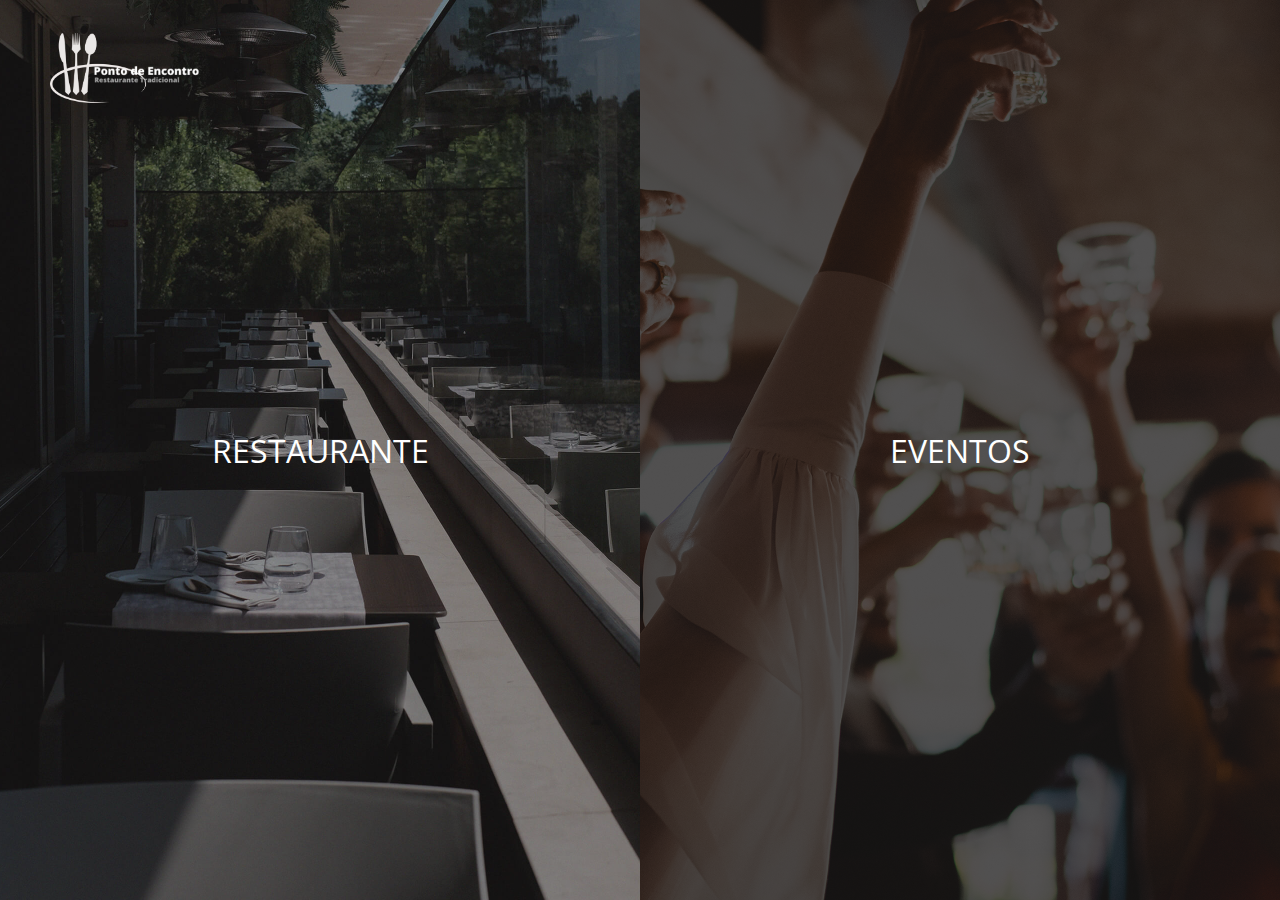
<file: index.html>
<!DOCTYPE html>
<html lang="en">
<head>
    <meta charset="UTF-8">
    <meta name="viewport" content="width=device-width, initial-scale=1.0">
    <title>Ponto de Encontro</title>
    <link rel="stylesheet" href="/css/home.css">
</head>
<body>
    <header>
        <a href=""><img src="/assets/logo.png" alt="Logo" class="logo"></a>
    </header>
    <div class="container">
        <div class="section" id="restaurant">
            <div class="overlay">
                <a href="restaurante.html"><h2>Restaurante</h2></a>
            </div>
        </div>
        <div class="section" id="events">
            <div class="overlay">
                <a href="eventos.html"><h2>Eventos</h2></a>
            </div>
        </div>
    </div>
    <!-- <footer>
        <p>&copy; Ponto de Encontro 2024</p>
        <a href="#">Política de Privacidade</a>
        <a href="https://www.livroreclamacoes.pt">Livro de Reclamações</a>
    </footer> -->
</body>
</html>
</file>
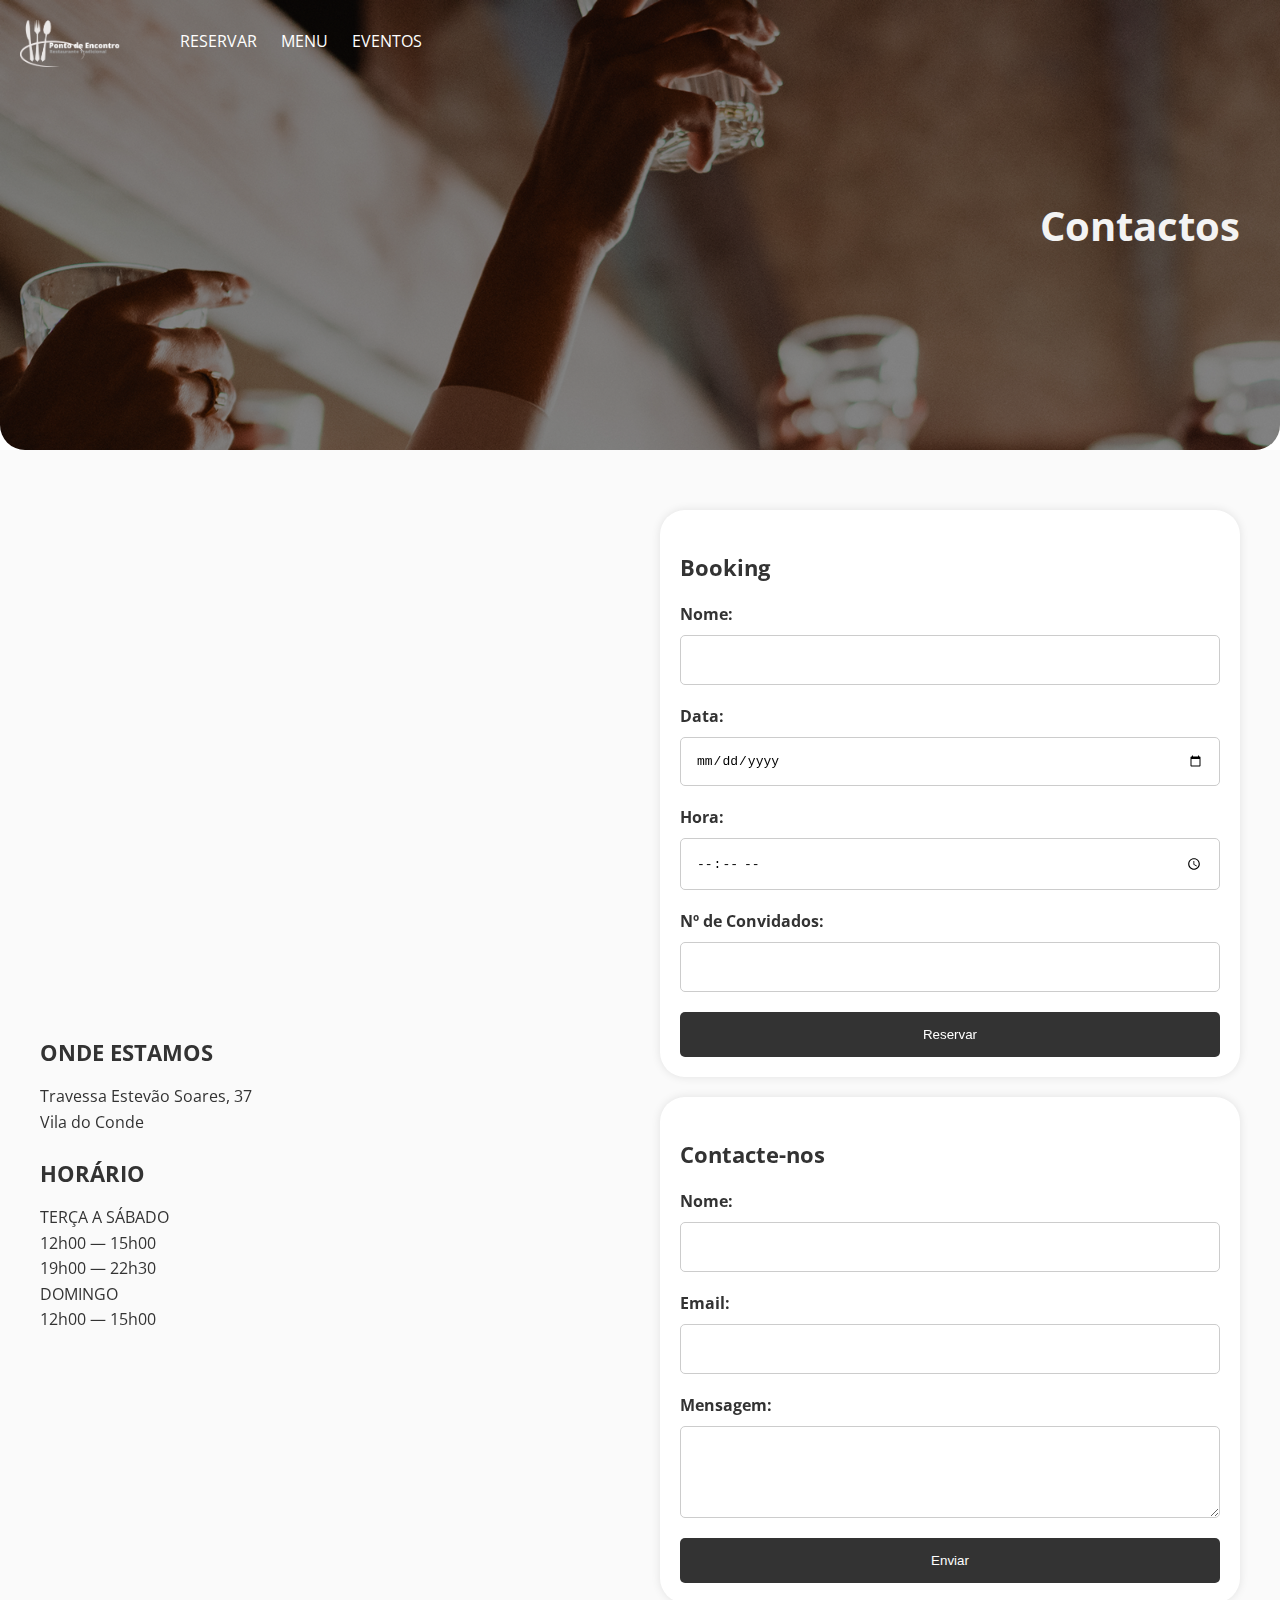
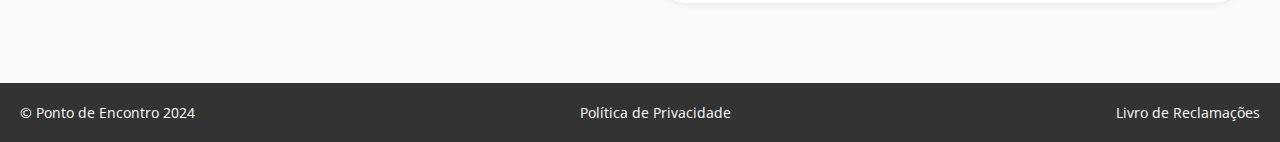
<file: contactos.html>
<!DOCTYPE html>
<html lang="pt">
<head>
    <meta charset="UTF-8">
    <meta name="viewport" content="width=device-width, initial-scale=1.0">
    <title>Contactos - Ponto de Encontro</title>
    <link rel="stylesheet" href="/css/contacts.css">
</head>
<body>
    <header class="header">
        <a href="../"><img src="assets/logo.png" alt="Logo" class="logo"></a>
        <div class="header-text">
            <h1>Contactos</h1>
        </div>
        <div class="reservation-button">
            <a href="contactos.html">RESERVAR</a>
            <a href="menu.html">MENU</a>
            <a href="eventos.html">EVENTOS</a>
        </div>
    </header>
    <div class="contact-content">
        <div class="left">
            <div style="width: 100%"><iframe width="100%" height="500" frameborder="0" scrolling="no" marginheight="0" marginwidth="0" src="https://maps.google.com/maps?width=100%25&amp;height=500&amp;hl=en&amp;q=Travessa%20Estev%C3%A3o%20Soares,%2037,%20Vila%20do%20Conde+(Ponto%20de%20Encontro)&amp;t=&amp;z=17&amp;ie=UTF8&amp;iwloc=B&amp;output=embed"><a href="https://www.gps.ie/">gps devices</a></iframe></div>
            <div class="address">
                <h3>ONDE ESTAMOS</h3>
                <p>Travessa Estevão Soares, 37<br>Vila do Conde<br></p>
                <h3>HORÁRIO</h3>
                <p>TERÇA A SÁBADO<br>12h00 — 15h00<br>19h00 — 22h30<br>DOMINGO<br>12h00 — 15h00</p>
            </div>
        </div>
        <div class="right">
            <div class="booking-form">
                <h3>Booking</h3>
                <form action="#" method="post">
                    <label for="name">Nome:</label>
                    <input type="text" id="name" name="name" required>

                    <label for="date">Data:</label>
                    <input type="date" id="date" name="date" required>
                    
                    <label for="time">Hora:</label>
                    <input type="time" id="time" name="time" required>
                    
                    <label for="guests">Nº de Convidados:</label>
                    <input type="number" id="guests" name="guests" required>
                    
                    <button type="submit">Reservar</button>
                </form>
            </div>
            
            <div class="contact-form">
                <h3>Contacte-nos</h3>
                <form action="#" method="post">
                    <label for="name">Nome:</label>
                    <input type="text" id="name" name="name" required>
                    
                    <label for="email">Email:</label>
                    <input type="email" id="email" name="email" required>
                    
                    <label for="message">Mensagem:</label>
                    <textarea id="message" name="message" rows="4" required></textarea>
                    
                    <button type="submit">Enviar</button>
                </form>
            </div>
            
        </div>
    </div>
    <footer class="bottom-footer">
        <p>&copy; Ponto de Encontro 2024</p>
        <a href="#">Política de Privacidade</a>
        <a href="https://www.livroreclamacoes.pt">Livro de Reclamações</a>
    </footer>
</body>
</html>
</file>
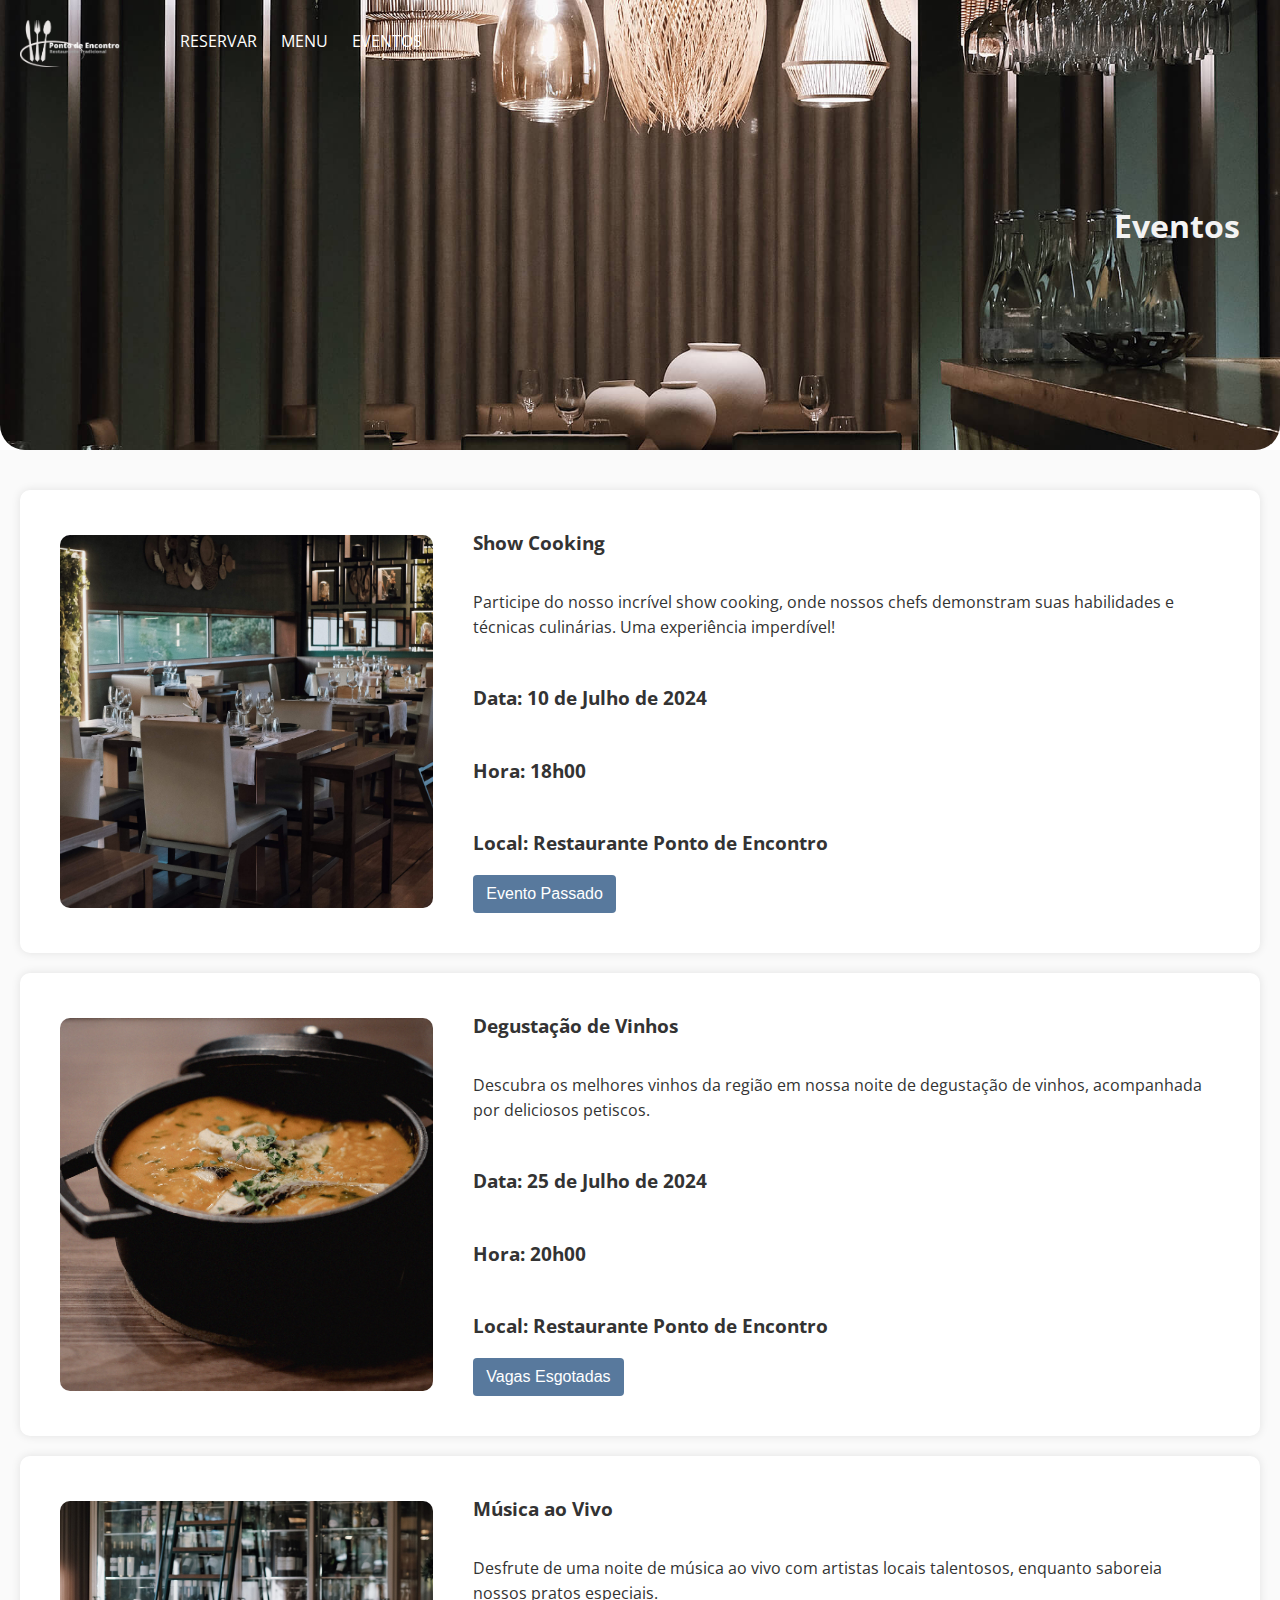
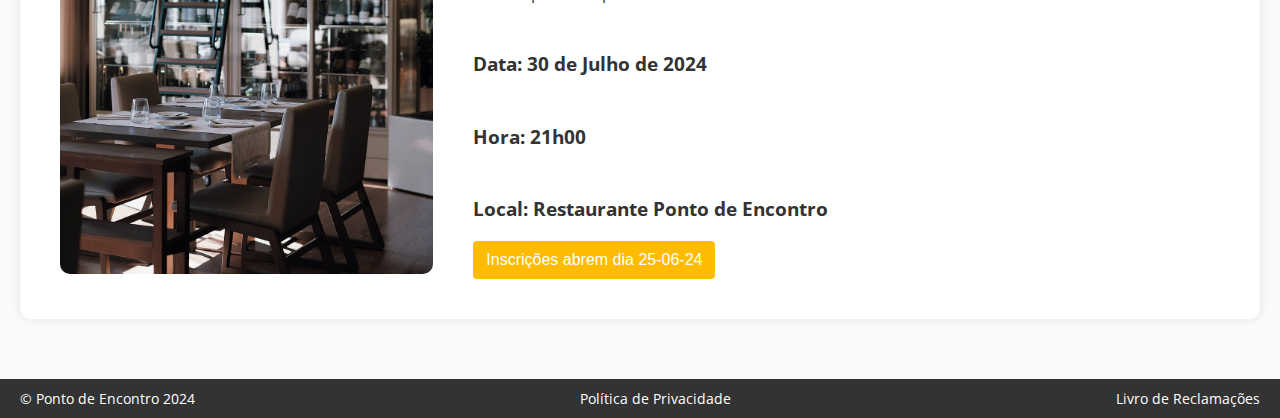
<file: eventos.html>
<!DOCTYPE html>
<html lang="pt">
<head>
    <meta charset="UTF-8">
    <meta name="viewport" content="width=device-width, initial-scale=1.0">
    <title>Eventos - Ponto de Encontro</title>
    <link rel="stylesheet" href="css/events.css">
</head>
<body>
    <header class="header">
        <a href="../"><img src="assets/logo.png" alt="Logo" class="logo"></a>
        <div class="header-text">
            <h1>Eventos</h1>
        </div>
        <div class="reservation-button">
            <a href="contactos.html">RESERVAR</a>
            <a href="menu.html">MENU</a>
            <a href="eventos.html">EVENTOS</a>
        </div>
    </header>
    <div class="events-content">
        <div class="event">
            <div class="event-image">
                <img src="assets/gal_3.jpg" alt="Show Cooking">
            </div>
            <div class="event-details">
                <h3>Show Cooking</h3>
                <p>Participe do nosso incrível show cooking, onde nossos chefs demonstram suas habilidades e técnicas culinárias. Uma experiência imperdível!</p>
                <p><strong>Data: 10 de Julho de 2024</strong></p>
                <p><strong>Hora: 18h00</strong></p>
                <p><strong>Local: Restaurante Ponto de Encontro</strong></p>
                <a href=""><button class="btn btn-primary" disabled>Evento Passado</button></a>
            </div>
        </div>
        <div class="event">
            <div class="event-image">
                <img src="/assets/gal_1.png" alt="Wine Tasting">
            </div>
            <div class="event-details">
                <h3>Degustação de Vinhos</h3>
                <p>Descubra os melhores vinhos da região em nossa noite de degustação de vinhos, acompanhada por deliciosos petiscos.</p>
                <p><strong>Data: 25 de Julho de 2024</strong></p>
                <p><strong>Hora: 20h00</strong></p>
                <p><strong>Local: Restaurante Ponto de Encontro</strong></p>
                <a href=""><button class="btn btn-primary" disabled>Vagas Esgotadas</button></a>
            </div>
        </div>
        <div class="event">
            <div class="event-image">
                <img src="./assets/gal_2.jpg" alt="Live Music">
            </div>
            <div class="event-details">
                <h3>Música ao Vivo</h3>
                <p>Desfrute de uma noite de música ao vivo com artistas locais talentosos, enquanto saboreia nossos pratos especiais.</p>
                <p><strong>Data: 30 de Julho de 2024</strong></p>
                <p><strong>Hora: 21h00</strong></p>
                <p><strong>Local: Restaurante Ponto de Encontro</strong></p>
                <a href="#"><button class="btn btn-primary">Inscrições abrem dia 25-06-24</button></a>
            </div>
        </div>
    </div>
    <footer class="bottom-footer">
        <p>&copy; Ponto de Encontro 2024</p>
        <a href="#">Política de Privacidade</a>
        <a href="https://www.livroreclamacoes.pt">Livro de Reclamações</a>
    </footer>
</body>
</html>
</file>
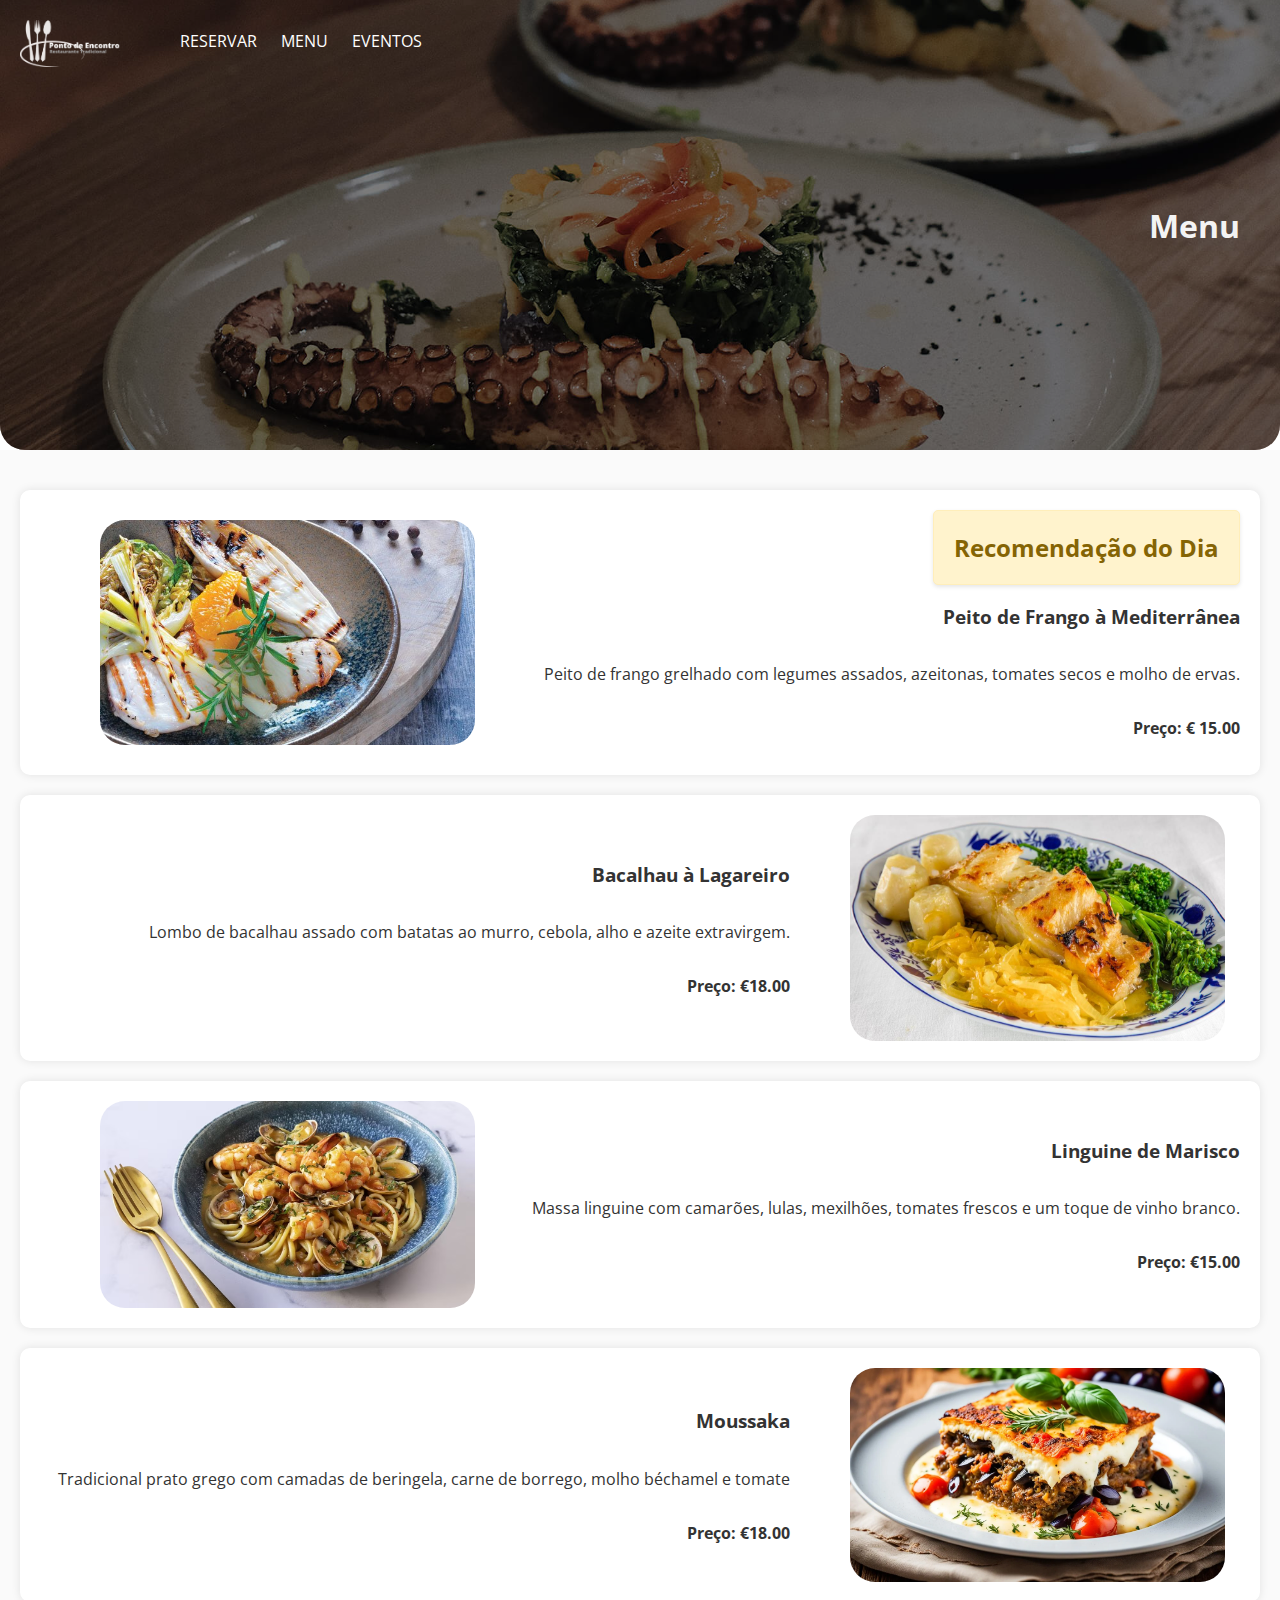
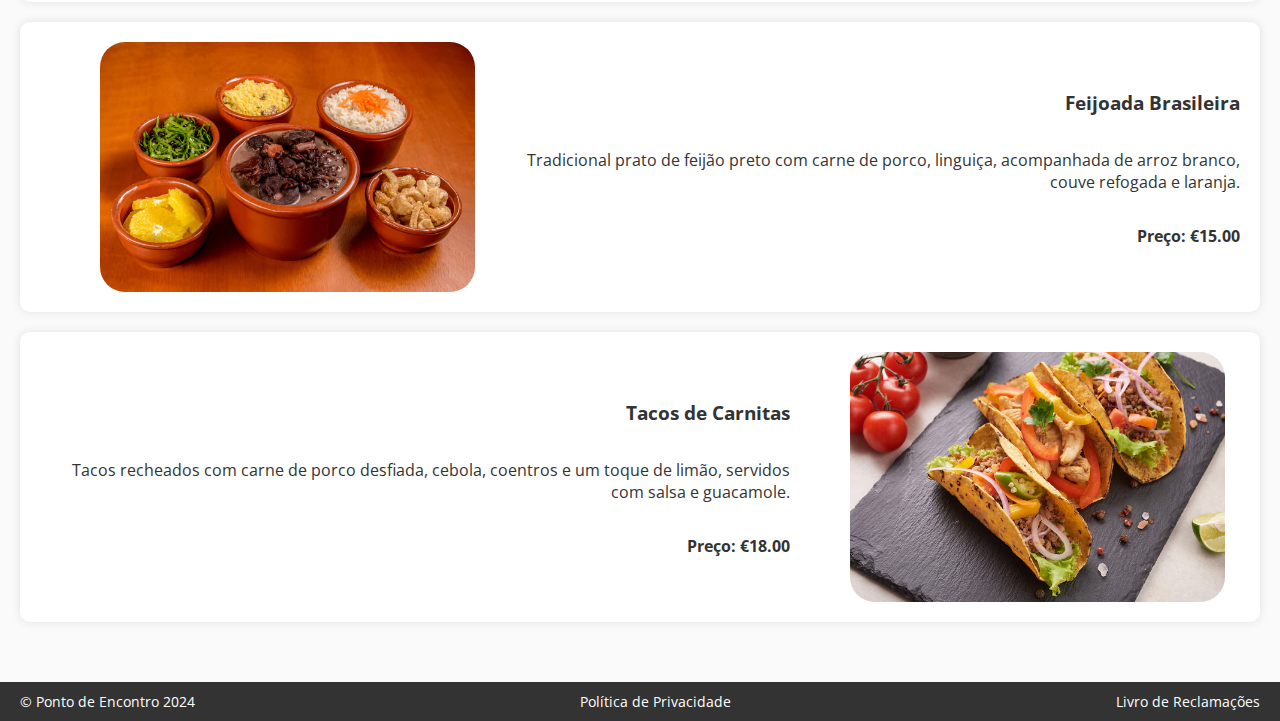
<file: menu.html>
<!DOCTYPE html>
<html lang="pt">
<head>
    <meta charset="UTF-8">
    <meta name="viewport" content="width=device-width, initial-scale=1.0">
    <title>Menu - Ponto de Encontro</title>
    <link rel="stylesheet" href="css/menu.css">
</head>
<body>
    <header class="header">
        <a href="../"><img src="assets/logo.png" alt="Logo" class="logo"></a>
        <div class="header-text">
            <h1>Menu</h1>
        </div>
        <div class="reservation-button">
            <a href="contactos.html">RESERVAR</a>
            <a href="menu.html">MENU</a>
            <a href="eventos.html">EVENTOS</a>
        </div>
    </header>
    <div class="menu-content">
        <div class="menu-item">
            <div class="menu-item-left">
                <img src="assets/peito-de-frango-grelhado.png" alt="Dish 1" class="menu-item-image">
            </div>
            <div class="menu-item-right">
                
                <a href="menu/peito-de-frango.html" class="link-warning"><div class="warning-container">
                    <div class="warning-message">
                        <h2>Recomendação do Dia</h2>
                    </div>
                </div></a>

                <h3>Peito de Frango à Mediterrânea</h3>
                <p>Peito de frango grelhado com legumes assados, azeitonas, tomates secos e molho de ervas.</p>
                <p><strong>Preço: € 15.00</strong></p>
            </div>
        </div>
        <div class="menu-item">
            <div class="menu-item-right">
                <h3>Bacalhau à Lagareiro</h3>
                <p>Lombo de bacalhau assado com batatas ao murro, cebola, alho e azeite extravirgem.</p>
                <p><strong>Preço: €18.00</strong></p>
            </div>
            <div class="menu-item-left">
                <img src="assets/malaga.png" alt="Dish 2" class="menu-item-image">
            </div>
        </div>
        <div class="menu-item">
            <div class="menu-item-left">
                <img src="assets/linguini-com-molho-de-marisco.png" alt="Dish 1" class="menu-item-image">
            </div>
            <div class="menu-item-right">
                <h3>Linguine de Marisco</h3>
                <p>Massa linguine com camarões, lulas, mexilhões, tomates frescos e um toque de vinho branco.</p>
                <p><strong>Preço: €15.00</strong></p>
            </div>
        </div>
        <div class="menu-item">
            <div class="menu-item-right">
                <h3>Moussaka</h3>
                <p>Tradicional prato grego com camadas de beringela, carne de borrego, molho béchamel e tomate</p>
                <p><strong>Preço: €18.00</strong></p>
            </div>
            <div class="menu-item-left">
                <img src="assets/Moussaka-de-borrego.png" alt="Dish 2" class="menu-item-image">
            </div>
        </div>
        <div class="menu-item">
            <div class="menu-item-left">
                <img src="assets/feijoada-dos-Deuses.png" alt="Dish 1" class="menu-item-image">
            </div>
            <div class="menu-item-right">
                <h3>Feijoada Brasileira</h3>
                <p>Tradicional prato de feijão preto com carne de porco, linguiça, acompanhada de arroz branco, couve refogada e laranja.</p>
                <p><strong>Preço: €15.00</strong></p>
            </div>
        </div>
        <div class="menu-item">
            <div class="menu-item-right">
                <h3>Tacos de Carnitas</h3>
                <p>Tacos recheados com carne de porco desfiada, cebola, coentros e um toque de limão, servidos com salsa e guacamole.</p>
                <p><strong>Preço: €18.00</strong></p>
            </div>
            <div class="menu-item-left">
                <img src="assets/tacos-mexicanos-com-carnes-tacos-de-rua-de-carnitas-de-porco-na-tortilha-de-milho-amarelo-com-cebola-coentro-e-repolho-repolho-roxo.png" alt="Dish 2" class="menu-item-image">
            </div>
        </div>
    </div>
    <footer class="bottom-footer">
        <p>&copy; Ponto de Encontro 2024</p>
        <a href="#">Política de Privacidade</a>
        <a href="https://www.livroreclamacoes.pt">Livro de Reclamações</a>
    </footer>
</body>
</html>
</file>
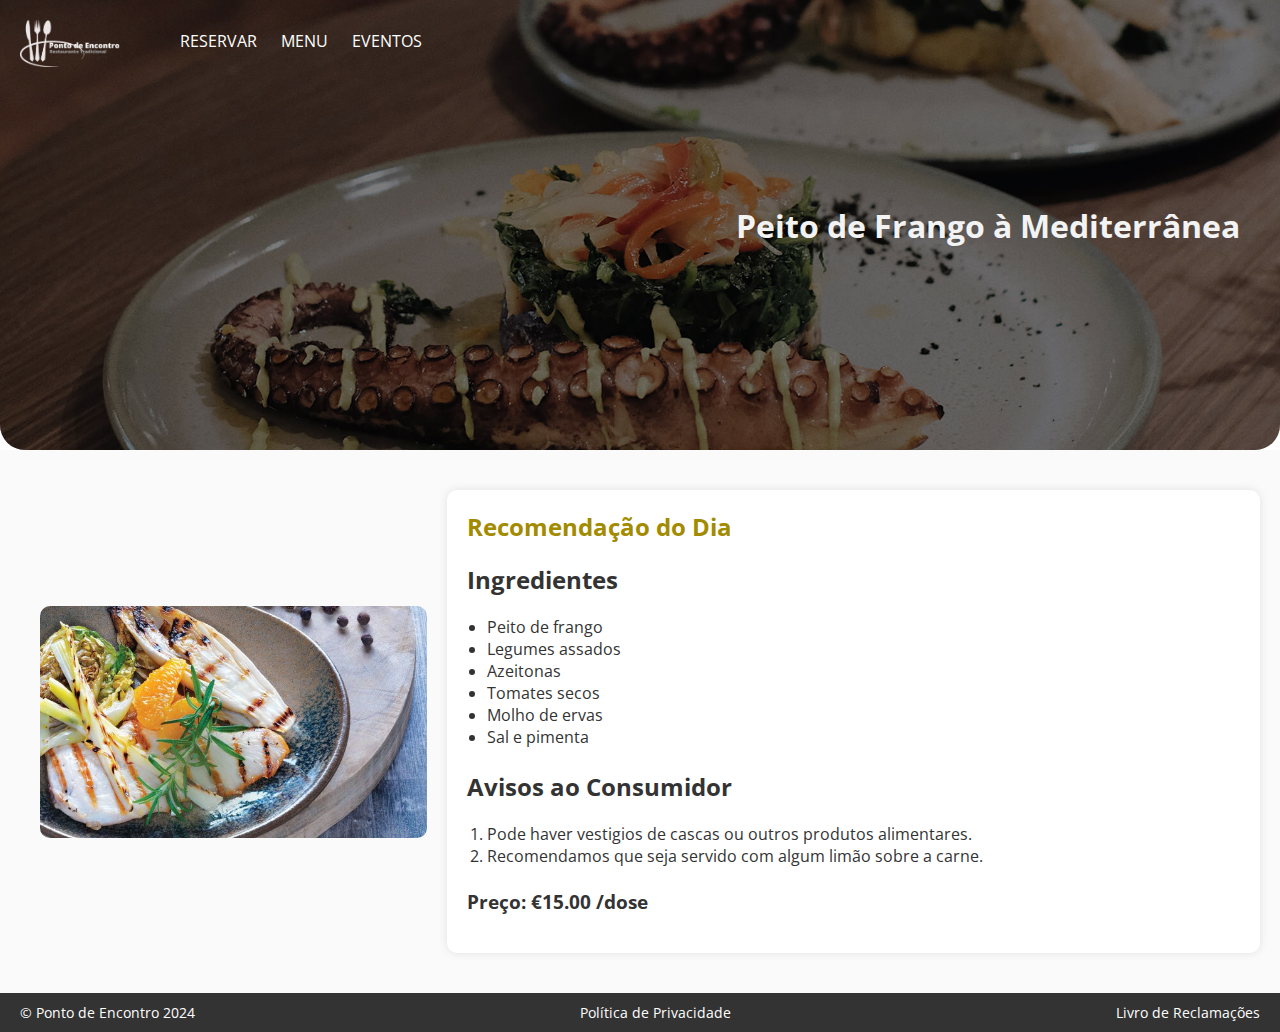
<file: menu/peito-de-frango.html>
<!DOCTYPE html>
<html lang="pt">
<head>
    <meta charset="UTF-8">
    <meta name="viewport" content="width=device-width, initial-scale=1.0">
    <title>Peito de Frango à Mediterrânea - Ponto de Encontro</title>
    <link rel="stylesheet" href="../css/single-dish.css">
</head>
<body>
    <header class="header overlay-header">
        <a href="../"><img src="../assets/logo.png" alt="Logo" class="logo"></a>
        <div class="header-text">
            <h1>Peito de Frango à Mediterrânea</h1>
        </div>
        <div class="reservation-button">
            <a href="../contactos.html">RESERVAR</a>
            <a href="../menu.html">MENU</a>
            <a href="../eventos.html">EVENTOS</a>
        </div>
    </header>
    <div class="dish-content">
        <div class="dish-image">
            <img src="../assets/peito-de-frango-grelhado.png" alt="Peito de Frango à Mediterrânea">
        </div>
        <div class="dish-details">
            <h2 class="recomendation">Recomendação do Dia</h2>
            <h2>Ingredientes</h2>
            <ul>
                <li>Peito de frango</li>
                <li>Legumes assados</li>
                <li>Azeitonas</li>
                <li>Tomates secos</li>
                <li>Molho de ervas</li>
                <li>Sal e pimenta</li>
            </ul>
            <br>
            <h2>Avisos ao Consumidor</h2>
            <ol>
                <li>Pode haver vestigios de cascas ou outros produtos alimentares.</li>
                <li>Recomendamos que seja servido com algum limão sobre a carne.</li>
            </ol>
            <p><strong>Preço: €15.00 /dose</strong></p>
        </div>
    </div>
    <footer class="bottom-footer">
        <p>&copy; Ponto de Encontro 2024</p>
        <a href="#">Política de Privacidade</a>
        <a href="https://www.livroreclamacoes.pt">Livro de Reclamações</a>
    </footer>
</body>
</html>
</file>
<file: css/home.css>
@import url('https://fonts.googleapis.com/css2?family=Open+Sans:ital,wght@0,300..800;1,300..800&family=Playwrite+SK:wght@100..400&display=swap');

body, html {
    margin: 0;
    padding: 0;
    font-family: "Open Sans", sans-serif;
    color: #ffffff;
    background-color: #000000;
}

header {
    position: absolute;
    top: 10px;
    left: 20px;
    z-index: 1000;
}

.logo {
    margin-top: 15%;
    margin-left: 20%;
    width: 150px;  
    height: auto;
}

.container {
    display: flex;
    height: 100vh;
}

.section {
    flex: 1;
    position: relative;
    display: flex;
    align-items: center;
    justify-content: center;
    overflow: hidden;
}

a {
    color: white;
    text-transform: uppercase;
}

a:link { 
    text-decoration: none; 
}

a:visited { 
    text-decoration: none; 
} 

a:hover { 
    text-decoration: none; 
} 

a:active { 
    text-decoration: none; 
}

#restaurant {
    background: url('/assets/sala.jpg') no-repeat center center;
    background-size: cover;
}

#events {
    background: url('/assets/eventos.png') no-repeat center center;
    background-size: cover;
}

h2 {
    margin: 0;
    font-size: 2em;
    font-weight: normal;
}

.overlay {
    position: absolute;
    top: 0;
    left: 0;
    width: 100%;
    height: 100%;
    background-color: rgba(33, 31, 31, 0.5);
    display: flex;
    align-items: center;
    justify-content: center;
}

footer {
    display: flex;
    justify-content: space-between;
    align-items: center;
    padding: 10px 20px;
    background-color: #333;
    position: absolute;
    bottom: 0;
    width: 100%;
    box-sizing: border-box;
    font-size: 0.9em;
}

footer p {
    margin: 0;
}

footer a {
    color: #ffffff;
    text-decoration: none;
    margin-left: 10px;
}

footer a:hover {
    text-decoration: underline;
}
</file>
<file: css/contacts.css>
@import url('https://fonts.googleapis.com/css2?family=Open+Sans:ital,wght@0,300..800;1,300..800&family=Playwrite+SK:wght@100..400&display=swap');

body {
    margin: 0;
    font-family: "Open Sans", sans-serif;
    color: #333;
    display: flex;
    flex-direction: column;
    min-height: 100vh;
}

.header {
    position: relative;
    background: url('/assets/eventos.png') no-repeat center top;
    background-size: cover;
    height: 50vh;
    display: flex;
    justify-content: flex-end;
    align-items: center;
    border-radius: 0 0 25px 25px;
}

.logo {
    position: absolute;
    top: 20px;
    left: 20px;
    width: 100px;
}

.header-text {
    padding: 20px;
    text-align: right;
    margin-right: 20px;
}

.header-text h1 {
    color: #F3F3F3;
    font-size: 2.5em;
    margin: 0;
}

.contact-content {
    display: flex;
    flex-wrap: wrap;
    padding: 40px 20px;
    background-color: #FAFAFA;
    flex: 1;
}

.left, .right {
    flex: 1;
    margin: 20px;
}

.address h3 {
    font-size: 1.4em;
    margin-bottom: 10px;
}

.address p {
    font-size: 1em;
    line-height: 1.6;
}

.address a {
    color: #333;
    text-decoration: none;
    font-weight: bold;
}

.address a:hover {
    text-decoration: underline;
}

.contact-form, .booking-form {
    background-color: #FFF;
    padding: 20px;
    margin-bottom: 20px;
    box-shadow: 0 0 10px rgba(0, 0, 0, 0.1);
    width: calc(100% - 40px);
    max-width: 600px;
    border-radius: 25px;
}

.contact-form h3, .booking-form h3 {
    font-size: 1.4em;
    margin-bottom: 20px;
}

.contact-form form, .booking-form form {
    display: flex;
    flex-direction: column;
}

.contact-form label, .booking-form label {
    margin-bottom: 10px;
    font-weight: bold;
}

.contact-form input, .contact-form textarea, .booking-form input {
    margin-bottom: 20px;
    padding: 15px;
    border: 1px solid #CCC;
    border-radius: 5px;
    font-size: 1em;
}

.contact-form button, .booking-form button {
    padding: 15px;
    background-color: #333;
    color: #FFF;
    border: none;
    cursor: pointer;
    border-radius: 5px;
    transition: background-color 0.3s ease;
}

.contact-form button:hover, .booking-form button:hover {
    background-color: #555;
}

.bottom-footer {
    display: flex;
    justify-content: space-between;
    align-items: center;
    padding: 20px;
    background-color: #333;
    color: #FFF;
    box-sizing: border-box;
    font-size: 0.9em;
}

.bottom-footer p {
    margin: 0;
}

.bottom-footer a {
    color: #ffffff;
    text-decoration: none;
    margin-left: 10px;
}

.bottom-footer a:hover {
    text-decoration: underline;
}

.reservation-button {
    position: absolute;
    top: 20px;
    left: 150px;
    padding: 10px 20px;
}

.reservation-button a {
    color: white;
    text-decoration: none;
    padding: 10px;
}

.reservation-button a:hover {
    color: #ccc;
}
</file>
<file: css/events.css>
@import url('https://fonts.googleapis.com/css2?family=Open+Sans:ital,wght@0,300..800;1,300..800&family=Playwrite+SK:wght@100..400&display=swap');


body {
    margin: 0;
    font-family: "Open Sans", sans-serif;
    color: #333;
    display: flex;
    flex-direction: column;
    min-height: 100vh;
}

.header {
    position: relative;
    background: url('../assets/gal_5.jpg') no-repeat center center;
    background-size: cover;
    height: 50vh;
    display: flex;
    justify-content: flex-end;
    align-items: center;
    border-radius: 0 0 25px 25px;
}

.logo {
    position: absolute;
    top: 20px;
    left: 20px;
    width: 100px;
}

.header-text {
    padding: 20px;
    text-align: right;
    margin-right: 20px;
}

.header-text h1 {
    color: #F3F3F3;
    font-size: 2em;
    margin: 0;
}

.events-content {
    padding: 40px 20px;
    background-color: #FAFAFA;
    flex: 1;
}

.event {
    display: flex;
    justify-content: space-between;
    margin-bottom: 20px;
    background-color: #FFF;
    padding: 20px;
    box-shadow: 0 0 10px rgba(0, 0, 0, 0.1);
    border-radius: 10px;
}

.event-image {
    flex: 1;
    display: flex;
    justify-content: center;
    align-items: center;
    padding: 20px;
}

.event-image img {
    width: 100%;
    height: auto;
    border-radius: 10px;
}

.event-details {
    flex: 2;
    padding: 20px;
    display: flex;
    flex-direction: column;
    justify-content: center;
}

.event-details h3 {
    margin-top: 0;
}

.event-details p {
    font-size: 1em;
    line-height: 1.6;
}

.event-details strong {
    display: block;
    margin-top: 10px;
    font-size: 1.2em;
}

.bottom-footer {
    display: flex;
    justify-content: space-between;
    align-items: center;
    padding: 10px 20px;
    background-color: #333;
    color: #FFF;
    box-sizing: border-box;
    font-size: 0.9em;
}

.bottom-footer p {
    margin: 0;
}

.bottom-footer a {
    color: #ffffff;
    text-decoration: none;
    margin-left: 10px;
}

.bottom-footer a:hover {
    text-decoration: underline;
}

.btn {
    display: inline-block;
    font-weight: 400;
    color: #fff;
    text-align: center;
    vertical-align: middle;
    user-select: none;
    background-color: transparent;
    border: 1px solid transparent;
    padding: 0.375rem 0.75rem;
    font-size: 1rem;
    line-height: 1.5;
    border-radius: 0.25rem;
    transition: color 0.15s ease-in-out, background-color 0.15s ease-in-out, border-color 0.15s ease-in-out, box-shadow 0.15s ease-in-out;
    cursor: pointer;
    text-decoration: none;
}

.btn-primary {
    color: #fff;
    background-color: #ffbb00;
}

.btn-primary:hover {
    color: #fff;
    background-color: #0056b3;
}

.btn-primary:focus, .btn-primary.focus {
    outline: 0;
    box-shadow: 0 0 0 0.2rem rgba(38, 143, 255, 0.5);
}

.btn-primary:disabled, .btn-primary.disabled {
    color: #fff;
    background-color: #00336a;
    opacity: 0.65;
    cursor: not-allowed;
}

.reservation-button {
    position: absolute;
    top: 20px;
    left: 150px;
    padding: 10px 20px;
}

.reservation-button a {
    color: white;
    text-decoration: none;
padding: 10px;
}

.reservation-button a:hover {
    color: #ccc;
}
</file>
<file: css/menu.css>
@import url('https://fonts.googleapis.com/css2?family=Open+Sans:ital,wght@0,300..800;1,300..800&family=Playwrite+SK:wght@100..400&display=swap');


body {
    margin: 0;
    font-family: "Open Sans", sans-serif;
    color: #333;
    display: flex;
    flex-direction: column;
    min-height: 100vh;
}

.header {
    position: relative;
    background: url('/assets/gal_4.jpg') no-repeat center center;
    background-size: cover;
    height: 50vh;
    display: flex;
    justify-content: flex-end;
    align-items: center;
    border-radius: 0 0 25px 25px;
}

.header::before {
    content: "";
    position: absolute;
    top: 0;
    left: 0;
    width: 100%;
    height: 100%;
    background-color: rgba(0, 0, 0, 0.5); 
    z-index: 1; 
    border-radius: 0 0 25px 25px; 
}

.logo {
    position: absolute;
    top: 20px;
    left: 20px;
    width: 100px;
    z-index: 2;
}

.header-text {
    padding: 20px;
    text-align: right;
    margin-right: 20px;
    z-index: 2;
}

.header-text h1 {
    color: #F3F3F3;
    font-size: 2em;
    margin: 0;
}

.menu-content {
    padding: 40px 20px;
    background-color: #FAFAFA;
    flex: 1;
}

.menu-item {
    display: flex;
    justify-content: space-between;
    margin-bottom: 20px;
    background-color: #FFF;
    padding: 20px;
    box-shadow: 0 0 10px rgba(0, 0, 0, 0.1);
    border-radius: 10px;
}

.menu-item-left, .menu-item-right {
    flex: 1;
    display: flex;
    flex-direction: column;
    justify-content: center;
}

.menu-item-left {
    align-items: flex-start;
    margin-right: -30%;
    margin-left: 5%;
    
}

.menu-item-right {
    align-items: flex-end;
    text-align: right;
}

.menu-item-image {
    width: 50%;
    height: auto;
    border-radius: 25px;
}

.bottom-footer {
    display: flex;
    justify-content: space-between;
    align-items: center;
    padding: 10px 20px;
    background-color: #333;
    color: #FFF;
    box-sizing: border-box;
    font-size: 0.9em;
}

.bottom-footer p {
    margin: 0;
}

.bottom-footer a {
    color: #ffffff;
    text-decoration: none;
    margin-left: 10px;
}

.bottom-footer a:hover {
    text-decoration: underline;
}

.reservation-button {
    position: absolute;
    top: 20px;
    left: 150px;
    padding: 10px 20px;
    z-index: 2;
}

.reservation-button a {
    color: white;
    text-decoration: none;
padding: 10px;
}

.reservation-button a:hover {
    color: #ccc;
}

.warning-container {
    display: flex;
    align-items: center;
    background-color: #fff3cd;
    color: #856404;
    border: 1px solid #ffeeba;
    padding: 20px;
    border-radius: 5px;
    box-shadow: 0 2px 4px rgba(0, 0, 0, 0.1);
}

.warning-container:hover {
    display: flex;
    align-items: center;
    background-color: #b3aa8d;
    color: #000000;
    border: 1px solid #b3aa8d;
    padding: 20px;
    border-radius: 5px;
    box-shadow: 0 2px 4px rgba(0, 0, 0, 0.1);
}

.warning-message h2 {
    margin: 0 0 0 0;
    font-size: 24px;
}


.link-warning{
    text-decoration: none;
}
</file>
<file: css/single-dish.css>
@import url('https://fonts.googleapis.com/css2?family=Open+Sans:ital,wght@0,300..800;1,300..800&family=Playwrite+SK:wght@100..400&display=swap');

body {
    margin: 0;
    font-family: "Open Sans", sans-serif;
    color: #333;
    display: flex;
    flex-direction: column;
    min-height: 100vh;
}

.header {
    position: relative;
    background: url('/assets/gal_4.jpg') no-repeat center center;
    background-size: cover;
    height: 50vh;
    display: flex;
    justify-content: flex-end;
    align-items: center;
    border-radius: 0 0 25px 25px;
}

.header::before {
    content: "";
    position: absolute;
    top: 0;
    left: 0;
    width: 100%;
    height: 100%;
    background-color: rgba(0, 0, 0, 0.5); 
    z-index: 1; 
    border-radius: 0 0 25px 25px; 
}

.logo {
    position: absolute;
    top: 20px;
    left: 20px;
    width: 100px;
    z-index: 2; 
}

.header-text {
    padding: 20px;
    text-align: right;
    margin-right: 20px;
    z-index: 2; 
}

.header-text h1 {
    color: #F3F3F3;
    font-size: 2em;
    margin: 0;
}

.dish-content {
    display: flex;
    padding: 40px 20px;
    background-color: #FAFAFA;
    flex: 1;
}

.dish-image {
    flex: 1;
    display: flex;
    justify-content: center;
    align-items: center;
    padding: 20px;
}

.dish-image img {
    width: 100%;
    height: auto;
    border-radius: 10px;
}

.dish-details {
    flex: 2;
    padding: 20px;
    background-color: #FFF;
    box-shadow: 0 0 10px rgba(0, 0, 0, 0.1);
    border-radius: 10px;
}

.dish-details h2 {
    margin-top: 0;
}

.dish-details ul, .dish-details ol {
    margin: 0;
    padding-left: 20px;
}

.dish-details p {
    font-size: 1em;
    line-height: 1.6;
}

.dish-details strong {
    display: block;
    margin-top: 20px;
    font-size: 1.2em;
}

.bottom-footer {
    display: flex;
    justify-content: space-between;
    align-items: center;
    padding: 10px 20px;
    background-color: #333;
    color: #FFF;
    box-sizing: border-box;
    font-size: 0.9em;
}

.bottom-footer p {
    margin: 0;
}

.bottom-footer a {
    color: #ffffff;
    text-decoration: none;
    margin-left: 10px;
}

.bottom-footer a:hover {
    text-decoration: underline;
}

.recomendation {
    color: rgb(163, 139, 0);
}

.reservation-button {
    position: absolute;
    top: 20px;
    left: 150px;
    padding: 10px 20px;
    z-index: 2;
}

.reservation-button a {
    color: white;
    text-decoration: none;
    padding: 10px;
}

.reservation-button a:hover {
    color: #ccc;
}
</file>
